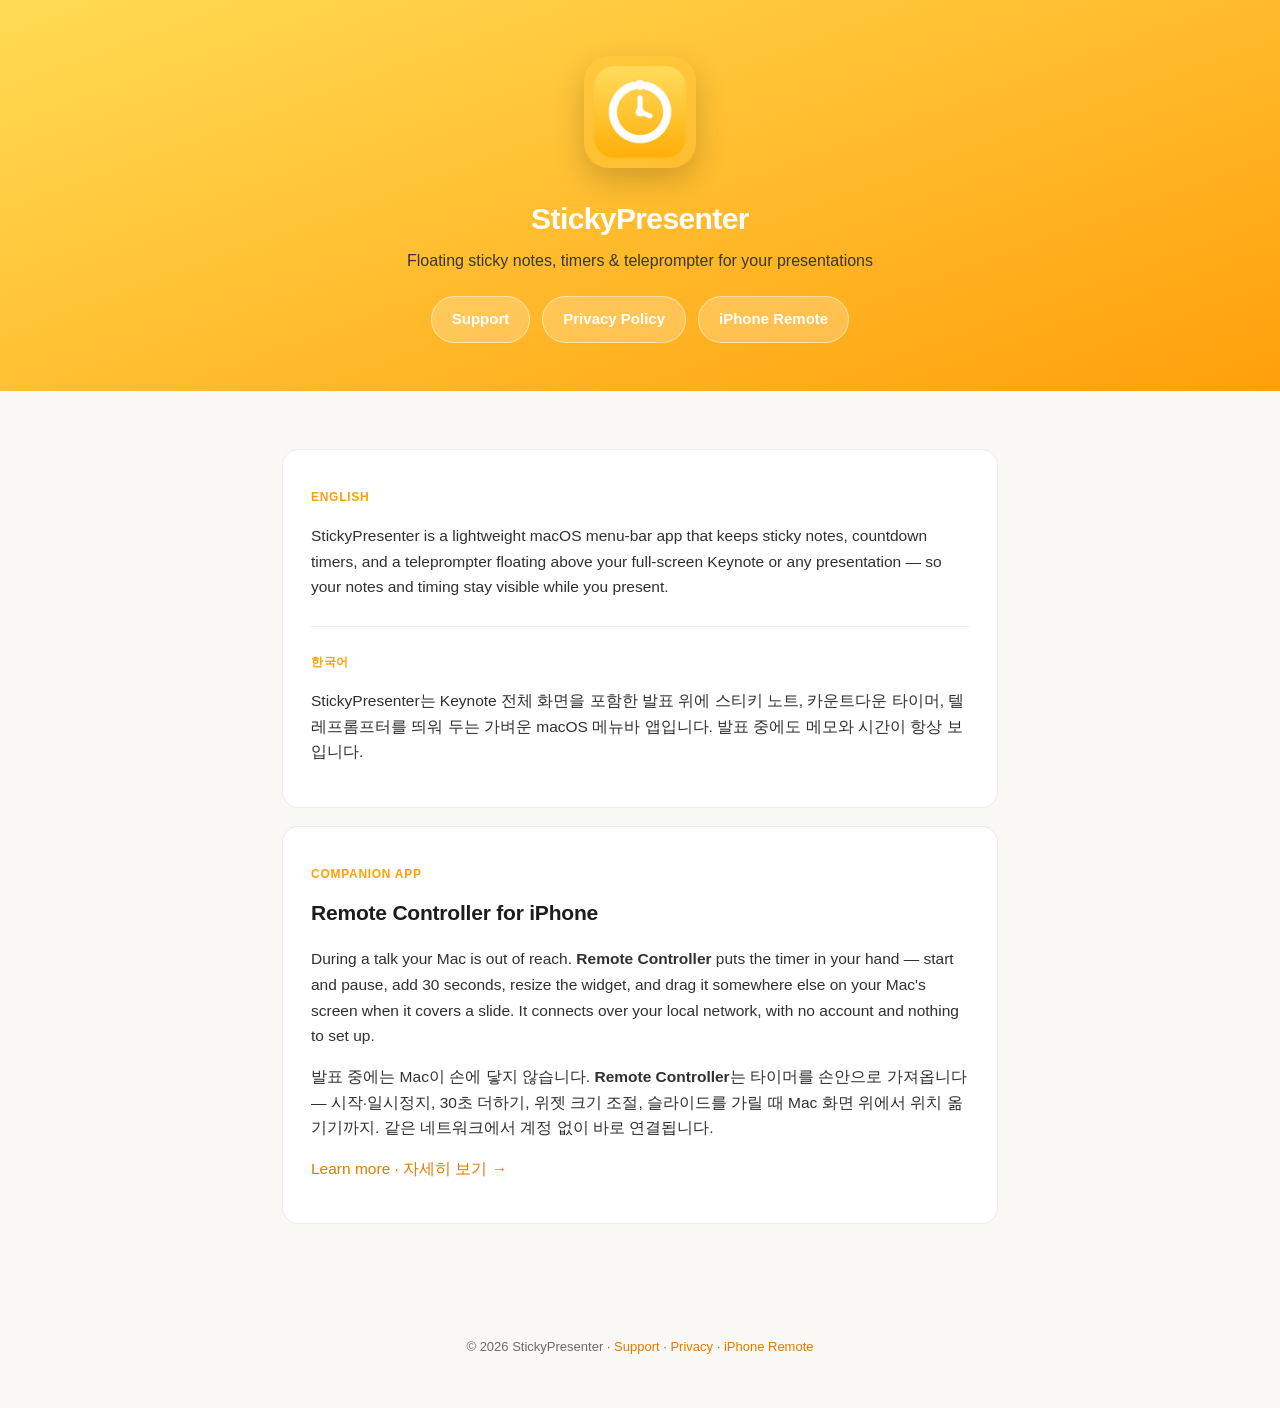
<file: docs/index.html>
<!DOCTYPE html>
<html lang="en">
<head>
  <meta charset="UTF-8" />
  <meta name="viewport" content="width=device-width, initial-scale=1" />
  <title>StickyPresenter</title>
  <link rel="icon" href="icon.png" />
  <link rel="stylesheet" href="style.css" />
</head>
<body>
  <header>
    <img class="icon" src="icon.png" alt="StickyPresenter app icon" />
    <h1>StickyPresenter</h1>
    <p>Floating sticky notes, timers &amp; teleprompter for your presentations</p>
    <div class="actions">
      <a class="btn" href="support.html">Support</a>
      <a class="btn" href="privacy.html">Privacy Policy</a>
      <a class="btn" href="remote.html">iPhone Remote</a>
    </div>
  </header>

  <main>
    <div class="wrap">
      <div class="card">
        <p class="lang">English</p>
        <p>StickyPresenter is a lightweight macOS menu-bar app that keeps sticky notes,
        countdown timers, and a teleprompter floating above your full-screen Keynote
        or any presentation — so your notes and timing stay visible while you present.</p>

        <hr />

        <p class="lang">한국어</p>
        <p>StickyPresenter는 Keynote 전체 화면을 포함한 발표 위에 스티키 노트, 카운트다운 타이머,
        텔레프롬프터를 띄워 두는 가벼운 macOS 메뉴바 앱입니다. 발표 중에도 메모와 시간이
        항상 보입니다.</p>
      </div>

      <div class="card">
        <p class="lang">Companion app</p>
        <h2>Remote Controller for iPhone</h2>
        <p>During a talk your Mac is out of reach. <strong>Remote Controller</strong> puts the
        timer in your hand — start and pause, add 30 seconds, resize the widget, and drag it
        somewhere else on your Mac's screen when it covers a slide. It connects over your local
        network, with no account and nothing to set up.</p>
        <p>발표 중에는 Mac이 손에 닿지 않습니다. <strong>Remote Controller</strong>는 타이머를
        손안으로 가져옵니다 — 시작·일시정지, 30초 더하기, 위젯 크기 조절, 슬라이드를 가릴 때
        Mac 화면 위에서 위치 옮기기까지. 같은 네트워크에서 계정 없이 바로 연결됩니다.</p>
        <p><a href="remote.html">Learn more · 자세히 보기 →</a></p>
      </div>
    </div>
  </main>

  <footer>
    © 2026 StickyPresenter · <a href="support.html">Support</a> · <a href="privacy.html">Privacy</a> · <a href="remote.html">iPhone Remote</a>
  </footer>
</body>
</html>
</file>
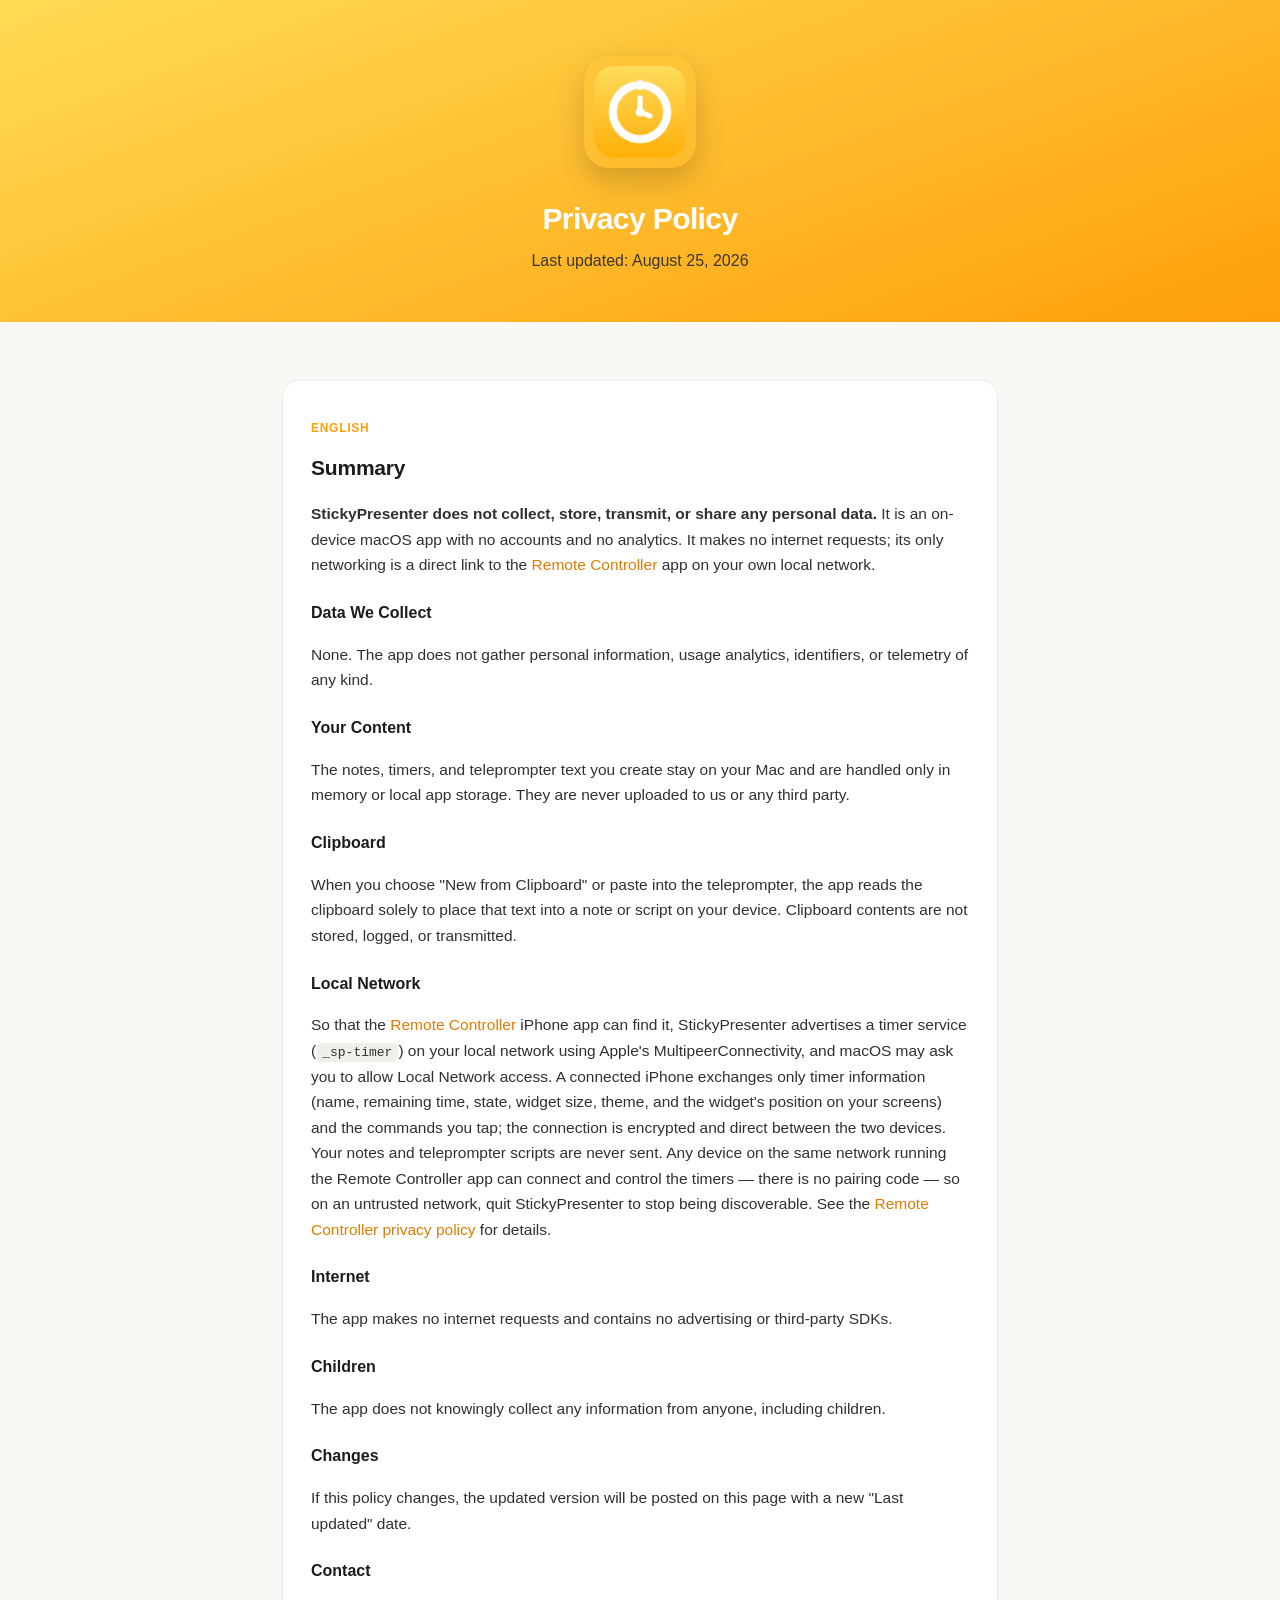
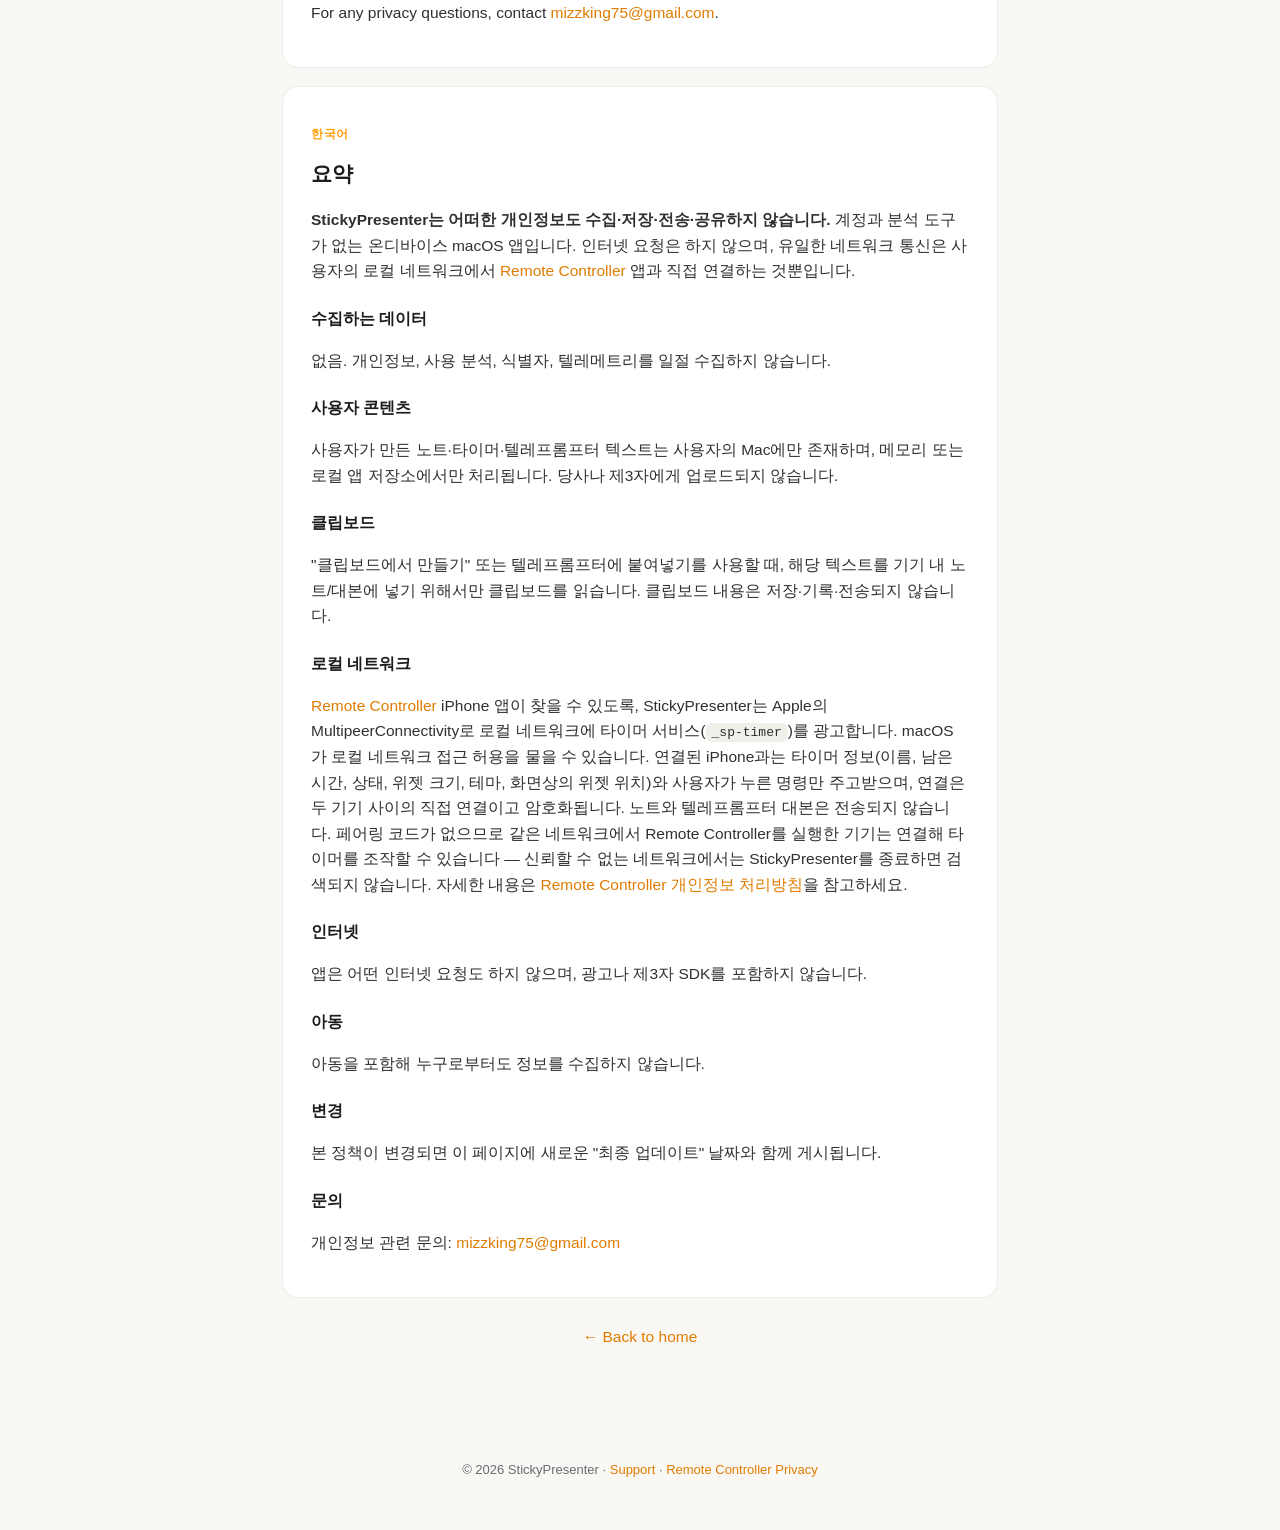
<file: docs/privacy.html>
<!DOCTYPE html>
<html lang="en">
<head>
  <meta charset="UTF-8" />
  <meta name="viewport" content="width=device-width, initial-scale=1" />
  <title>Privacy Policy · StickyPresenter</title>
  <link rel="icon" href="icon.png" />
  <link rel="stylesheet" href="style.css" />
</head>
<body>
  <header>
    <img class="icon" src="icon.png" alt="StickyPresenter app icon" />
    <h1>Privacy Policy</h1>
    <p>Last updated: August 25, 2026</p>
  </header>

  <main>
    <div class="wrap">

      <div class="card">
        <p class="lang">English</p>
        <h2>Summary</h2>
        <p><strong>StickyPresenter does not collect, store, transmit, or share any personal
        data.</strong> It is an on-device macOS app with no accounts and no analytics. It makes
        no internet requests; its only networking is a direct link to the
        <a href="remote.html">Remote Controller</a> app on your own local network.</p>

        <h3>Data We Collect</h3>
        <p>None. The app does not gather personal information, usage analytics, identifiers,
        or telemetry of any kind.</p>

        <h3>Your Content</h3>
        <p>The notes, timers, and teleprompter text you create stay on your Mac and are handled
        only in memory or local app storage. They are never uploaded to us or any third party.</p>

        <h3>Clipboard</h3>
        <p>When you choose "New from Clipboard" or paste into the teleprompter, the app reads the
        clipboard solely to place that text into a note or script on your device. Clipboard
        contents are not stored, logged, or transmitted.</p>

        <h3>Local Network</h3>
        <p>So that the <a href="remote.html">Remote Controller</a> iPhone app can find it,
        StickyPresenter advertises a timer service (<code>_sp-timer</code>) on your local network
        using Apple's MultipeerConnectivity, and macOS may ask you to allow Local Network access.
        A connected iPhone exchanges only timer information (name, remaining time, state, widget
        size, theme, and the widget's position on your screens) and the commands you tap; the
        connection is encrypted and direct between the two devices. Your notes and teleprompter
        scripts are never sent. Any device on the same network running the Remote Controller app
        can connect and control the timers — there is no pairing code — so on an untrusted
        network, quit StickyPresenter to stop being discoverable. See the
        <a href="remote-privacy.html">Remote Controller privacy policy</a> for details.</p>

        <h3>Internet</h3>
        <p>The app makes no internet requests and contains no advertising or third-party SDKs.</p>

        <h3>Children</h3>
        <p>The app does not knowingly collect any information from anyone, including children.</p>

        <h3>Changes</h3>
        <p>If this policy changes, the updated version will be posted on this page with a new
        "Last updated" date.</p>

        <h3>Contact</h3>
        <p>For any privacy questions, contact
        <a href="mailto:mizzking75@gmail.com">mizzking75@gmail.com</a>.</p>
      </div>

      <div class="card">
        <p class="lang">한국어</p>
        <h2>요약</h2>
        <p><strong>StickyPresenter는 어떠한 개인정보도 수집·저장·전송·공유하지 않습니다.</strong>
        계정과 분석 도구가 없는 온디바이스 macOS 앱입니다. 인터넷 요청은 하지 않으며, 유일한
        네트워크 통신은 사용자의 로컬 네트워크에서 <a href="remote.html">Remote Controller</a>
        앱과 직접 연결하는 것뿐입니다.</p>

        <h3>수집하는 데이터</h3>
        <p>없음. 개인정보, 사용 분석, 식별자, 텔레메트리를 일절 수집하지 않습니다.</p>

        <h3>사용자 콘텐츠</h3>
        <p>사용자가 만든 노트·타이머·텔레프롬프터 텍스트는 사용자의 Mac에만 존재하며, 메모리 또는
        로컬 앱 저장소에서만 처리됩니다. 당사나 제3자에게 업로드되지 않습니다.</p>

        <h3>클립보드</h3>
        <p>"클립보드에서 만들기" 또는 텔레프롬프터에 붙여넣기를 사용할 때, 해당 텍스트를 기기 내
        노트/대본에 넣기 위해서만 클립보드를 읽습니다. 클립보드 내용은 저장·기록·전송되지 않습니다.</p>

        <h3>로컬 네트워크</h3>
        <p><a href="remote.html">Remote Controller</a> iPhone 앱이 찾을 수 있도록, StickyPresenter는
        Apple의 MultipeerConnectivity로 로컬 네트워크에 타이머 서비스(<code>_sp-timer</code>)를
        광고합니다. macOS가 로컬 네트워크 접근 허용을 물을 수 있습니다. 연결된 iPhone과는 타이머
        정보(이름, 남은 시간, 상태, 위젯 크기, 테마, 화면상의 위젯 위치)와 사용자가 누른 명령만
        주고받으며, 연결은 두 기기 사이의 직접 연결이고 암호화됩니다. 노트와 텔레프롬프터 대본은
        전송되지 않습니다. 페어링 코드가 없으므로 같은 네트워크에서 Remote Controller를 실행한
        기기는 연결해 타이머를 조작할 수 있습니다 — 신뢰할 수 없는 네트워크에서는
        StickyPresenter를 종료하면 검색되지 않습니다. 자세한 내용은
        <a href="remote-privacy.html">Remote Controller 개인정보 처리방침</a>을 참고하세요.</p>

        <h3>인터넷</h3>
        <p>앱은 어떤 인터넷 요청도 하지 않으며, 광고나 제3자 SDK를 포함하지 않습니다.</p>

        <h3>아동</h3>
        <p>아동을 포함해 누구로부터도 정보를 수집하지 않습니다.</p>

        <h3>변경</h3>
        <p>본 정책이 변경되면 이 페이지에 새로운 "최종 업데이트" 날짜와 함께 게시됩니다.</p>

        <h3>문의</h3>
        <p>개인정보 관련 문의: <a href="mailto:mizzking75@gmail.com">mizzking75@gmail.com</a></p>
      </div>

      <p style="text-align:center"><a class="back" href="index.html">← Back to home</a></p>
    </div>
  </main>

  <footer>
    © 2026 StickyPresenter · <a href="support.html">Support</a> · <a href="remote-privacy.html">Remote Controller Privacy</a>
  </footer>
</body>
</html>
</file>
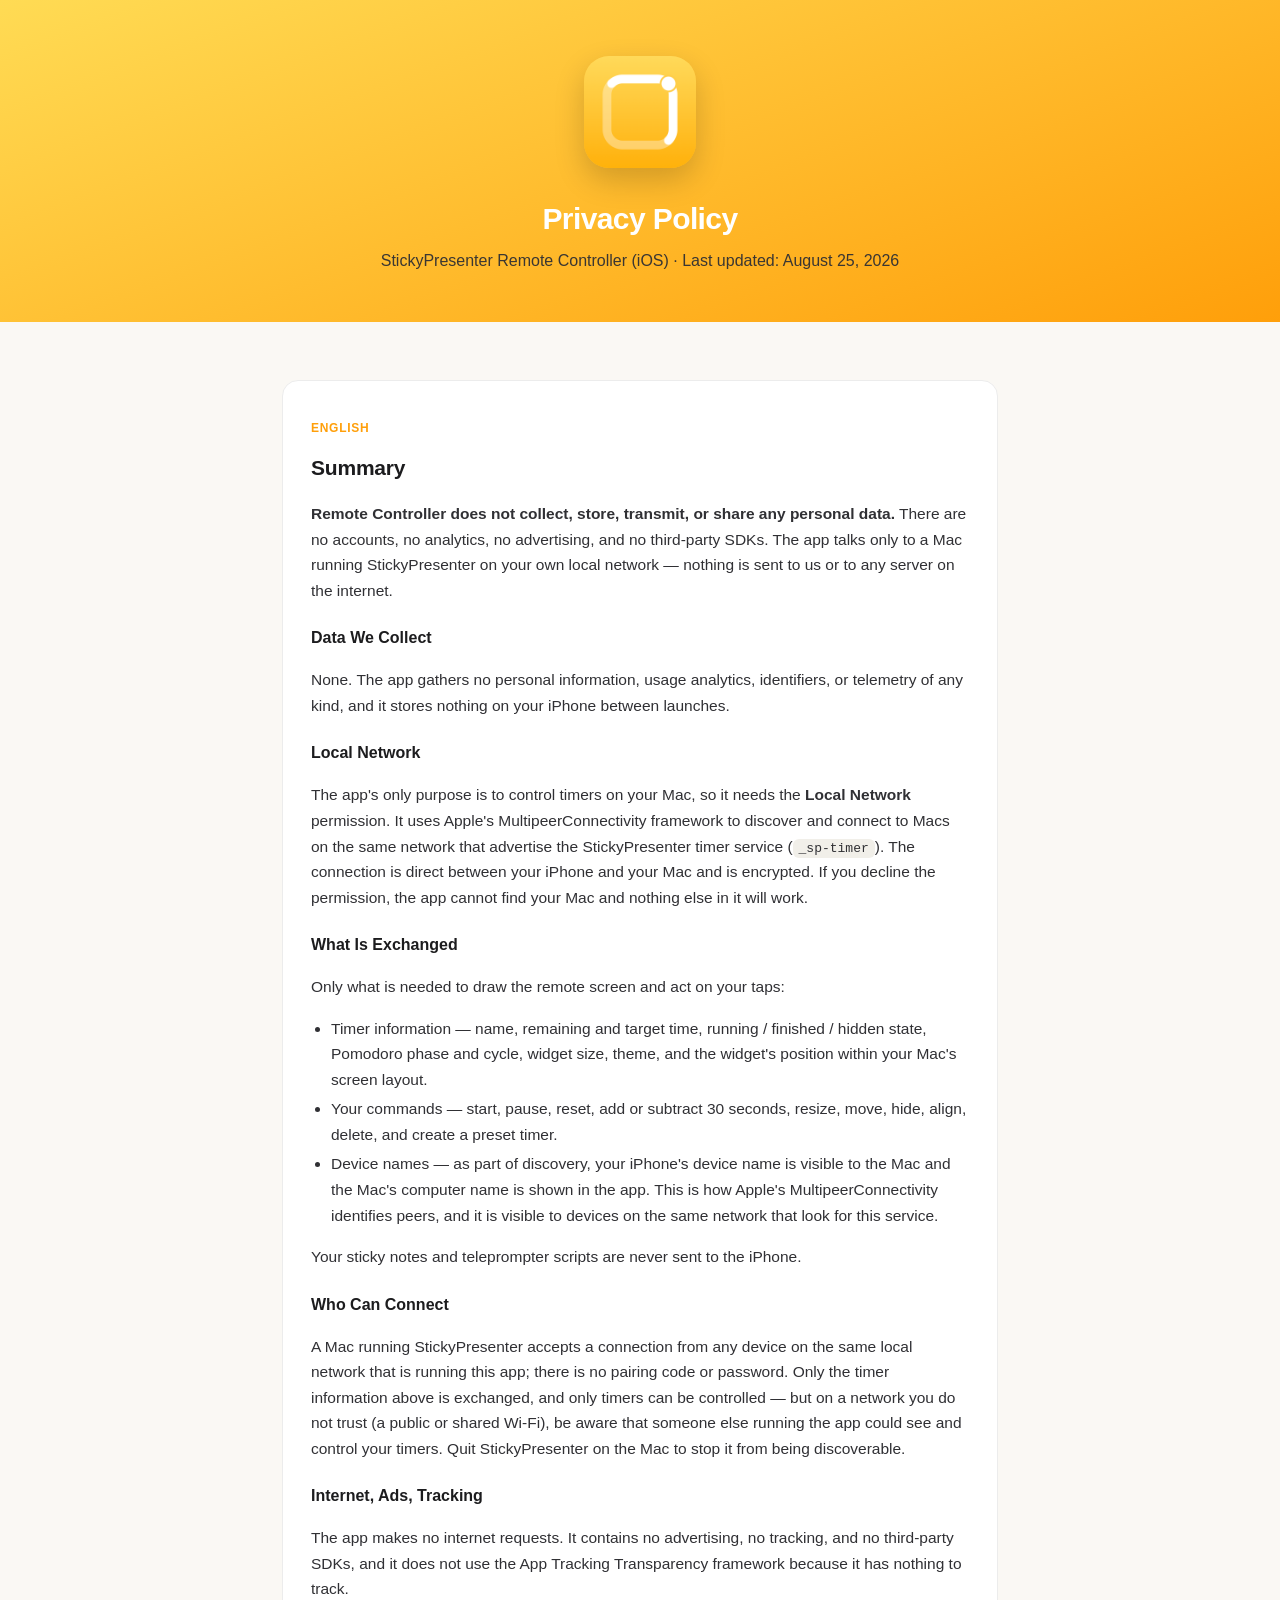
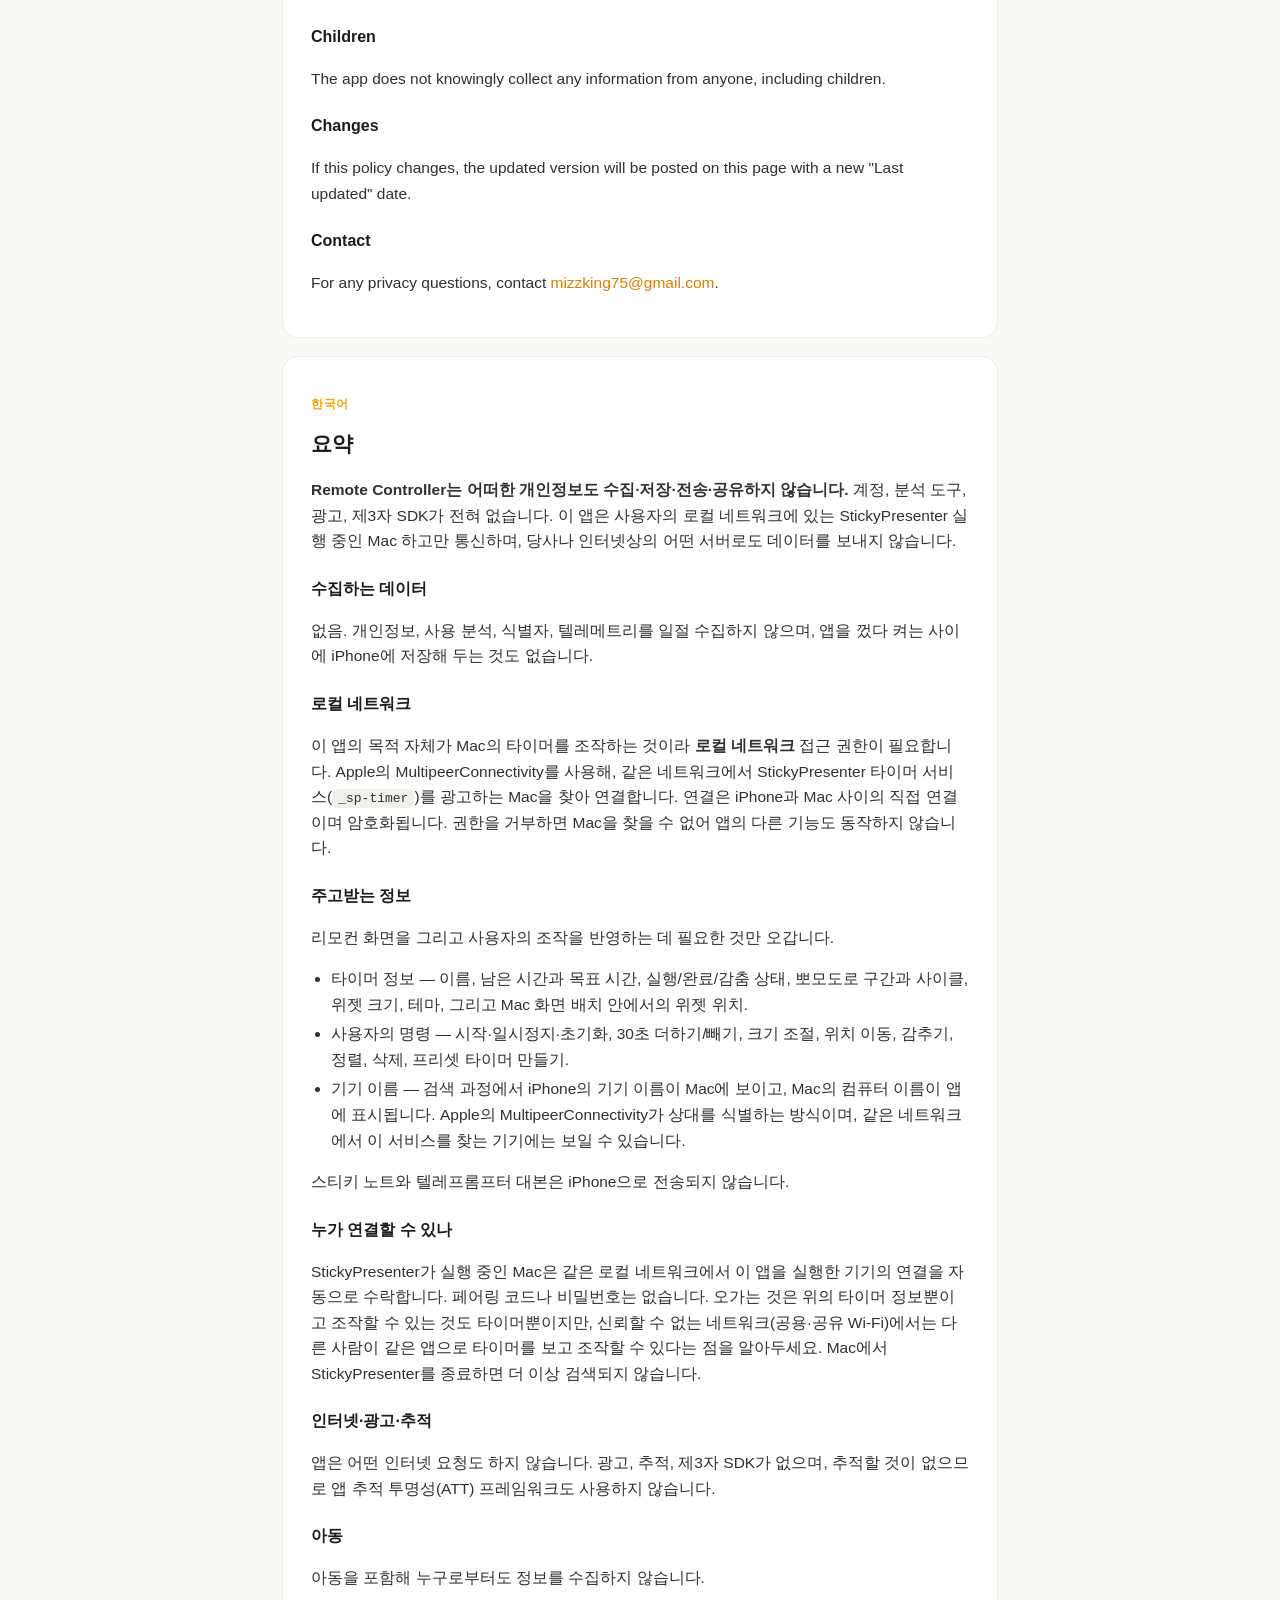
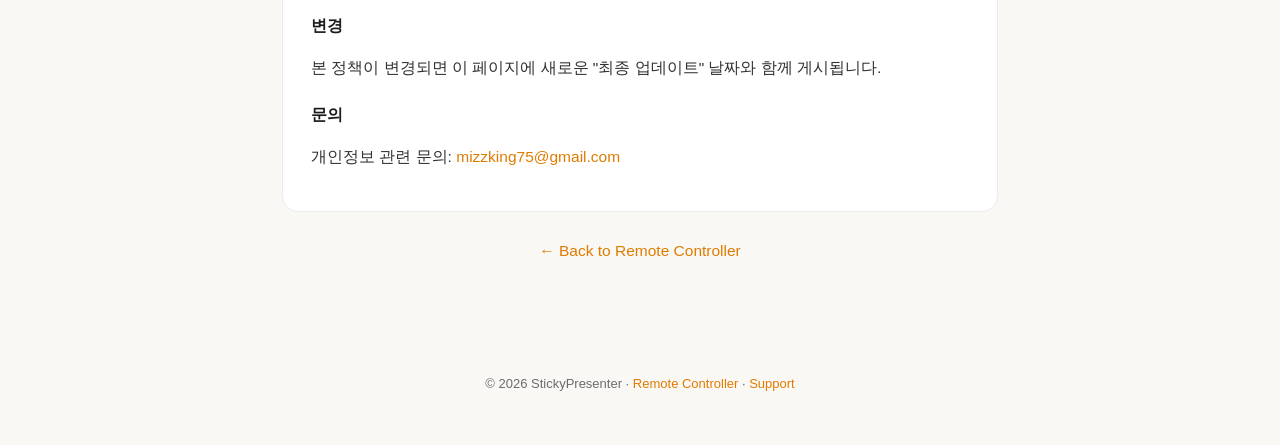
<file: docs/remote-privacy.html>
<!DOCTYPE html>
<html lang="en">
<head>
  <meta charset="UTF-8" />
  <meta name="viewport" content="width=device-width, initial-scale=1" />
  <title>Privacy Policy · Remote Controller</title>
  <link rel="icon" href="remote-icon.png" />
  <link rel="stylesheet" href="style.css" />
</head>
<body>
  <header>
    <img class="icon" src="remote-icon.png" alt="StickyPresenter Remote Controller app icon" />
    <h1>Privacy Policy</h1>
    <p>StickyPresenter Remote Controller (iOS) · Last updated: August 25, 2026</p>
  </header>

  <main>
    <div class="wrap">

      <div class="card">
        <p class="lang">English</p>
        <h2>Summary</h2>
        <p><strong>Remote Controller does not collect, store, transmit, or share any personal
        data.</strong> There are no accounts, no analytics, no advertising, and no third-party
        SDKs. The app talks only to a Mac running StickyPresenter on your own local network —
        nothing is sent to us or to any server on the internet.</p>

        <h3>Data We Collect</h3>
        <p>None. The app gathers no personal information, usage analytics, identifiers, or
        telemetry of any kind, and it stores nothing on your iPhone between launches.</p>

        <h3>Local Network</h3>
        <p>The app's only purpose is to control timers on your Mac, so it needs the
        <strong>Local Network</strong> permission. It uses Apple's MultipeerConnectivity
        framework to discover and connect to Macs on the same network that advertise the
        StickyPresenter timer service (<code>_sp-timer</code>). The connection is direct between
        your iPhone and your Mac and is encrypted. If you decline the permission, the app cannot
        find your Mac and nothing else in it will work.</p>

        <h3>What Is Exchanged</h3>
        <p>Only what is needed to draw the remote screen and act on your taps:</p>
        <ul>
          <li>Timer information — name, remaining and target time, running / finished / hidden
          state, Pomodoro phase and cycle, widget size, theme, and the widget's position within
          your Mac's screen layout.</li>
          <li>Your commands — start, pause, reset, add or subtract 30 seconds, resize, move,
          hide, align, delete, and create a preset timer.</li>
          <li>Device names — as part of discovery, your iPhone's device name is visible to the
          Mac and the Mac's computer name is shown in the app. This is how Apple's
          MultipeerConnectivity identifies peers, and it is visible to devices on the same
          network that look for this service.</li>
        </ul>
        <p>Your sticky notes and teleprompter scripts are never sent to the iPhone.</p>

        <h3>Who Can Connect</h3>
        <p>A Mac running StickyPresenter accepts a connection from any device on the same local
        network that is running this app; there is no pairing code or password. Only the timer
        information above is exchanged, and only timers can be controlled — but on a network you
        do not trust (a public or shared Wi-Fi), be aware that someone else running the app could
        see and control your timers. Quit StickyPresenter on the Mac to stop it from being
        discoverable.</p>

        <h3>Internet, Ads, Tracking</h3>
        <p>The app makes no internet requests. It contains no advertising, no tracking, and no
        third-party SDKs, and it does not use the App Tracking Transparency framework because it
        has nothing to track.</p>

        <h3>Children</h3>
        <p>The app does not knowingly collect any information from anyone, including children.</p>

        <h3>Changes</h3>
        <p>If this policy changes, the updated version will be posted on this page with a new
        "Last updated" date.</p>

        <h3>Contact</h3>
        <p>For any privacy questions, contact
        <a href="mailto:mizzking75@gmail.com">mizzking75@gmail.com</a>.</p>
      </div>

      <div class="card">
        <p class="lang">한국어</p>
        <h2>요약</h2>
        <p><strong>Remote Controller는 어떠한 개인정보도 수집·저장·전송·공유하지 않습니다.</strong>
        계정, 분석 도구, 광고, 제3자 SDK가 전혀 없습니다. 이 앱은 사용자의 로컬 네트워크에 있는
        StickyPresenter 실행 중인 Mac 하고만 통신하며, 당사나 인터넷상의 어떤 서버로도 데이터를
        보내지 않습니다.</p>

        <h3>수집하는 데이터</h3>
        <p>없음. 개인정보, 사용 분석, 식별자, 텔레메트리를 일절 수집하지 않으며, 앱을 껐다 켜는
        사이에 iPhone에 저장해 두는 것도 없습니다.</p>

        <h3>로컬 네트워크</h3>
        <p>이 앱의 목적 자체가 Mac의 타이머를 조작하는 것이라 <strong>로컬 네트워크</strong> 접근
        권한이 필요합니다. Apple의 MultipeerConnectivity를 사용해, 같은 네트워크에서
        StickyPresenter 타이머 서비스(<code>_sp-timer</code>)를 광고하는 Mac을 찾아 연결합니다.
        연결은 iPhone과 Mac 사이의 직접 연결이며 암호화됩니다. 권한을 거부하면 Mac을 찾을 수 없어
        앱의 다른 기능도 동작하지 않습니다.</p>

        <h3>주고받는 정보</h3>
        <p>리모컨 화면을 그리고 사용자의 조작을 반영하는 데 필요한 것만 오갑니다.</p>
        <ul>
          <li>타이머 정보 — 이름, 남은 시간과 목표 시간, 실행/완료/감춤 상태, 뽀모도로 구간과
          사이클, 위젯 크기, 테마, 그리고 Mac 화면 배치 안에서의 위젯 위치.</li>
          <li>사용자의 명령 — 시작·일시정지·초기화, 30초 더하기/빼기, 크기 조절, 위치 이동,
          감추기, 정렬, 삭제, 프리셋 타이머 만들기.</li>
          <li>기기 이름 — 검색 과정에서 iPhone의 기기 이름이 Mac에 보이고, Mac의 컴퓨터 이름이
          앱에 표시됩니다. Apple의 MultipeerConnectivity가 상대를 식별하는 방식이며, 같은
          네트워크에서 이 서비스를 찾는 기기에는 보일 수 있습니다.</li>
        </ul>
        <p>스티키 노트와 텔레프롬프터 대본은 iPhone으로 전송되지 않습니다.</p>

        <h3>누가 연결할 수 있나</h3>
        <p>StickyPresenter가 실행 중인 Mac은 같은 로컬 네트워크에서 이 앱을 실행한 기기의 연결을
        자동으로 수락합니다. 페어링 코드나 비밀번호는 없습니다. 오가는 것은 위의 타이머 정보뿐이고
        조작할 수 있는 것도 타이머뿐이지만, 신뢰할 수 없는 네트워크(공용·공유 Wi-Fi)에서는 다른
        사람이 같은 앱으로 타이머를 보고 조작할 수 있다는 점을 알아두세요. Mac에서
        StickyPresenter를 종료하면 더 이상 검색되지 않습니다.</p>

        <h3>인터넷·광고·추적</h3>
        <p>앱은 어떤 인터넷 요청도 하지 않습니다. 광고, 추적, 제3자 SDK가 없으며, 추적할 것이
        없으므로 앱 추적 투명성(ATT) 프레임워크도 사용하지 않습니다.</p>

        <h3>아동</h3>
        <p>아동을 포함해 누구로부터도 정보를 수집하지 않습니다.</p>

        <h3>변경</h3>
        <p>본 정책이 변경되면 이 페이지에 새로운 "최종 업데이트" 날짜와 함께 게시됩니다.</p>

        <h3>문의</h3>
        <p>개인정보 관련 문의: <a href="mailto:mizzking75@gmail.com">mizzking75@gmail.com</a></p>
      </div>

      <p style="text-align:center"><a class="back" href="remote.html">← Back to Remote Controller</a></p>
    </div>
  </main>

  <footer>
    © 2026 StickyPresenter · <a href="remote.html">Remote Controller</a> · <a href="support.html#remote">Support</a>
  </footer>
</body>
</html>
</file>
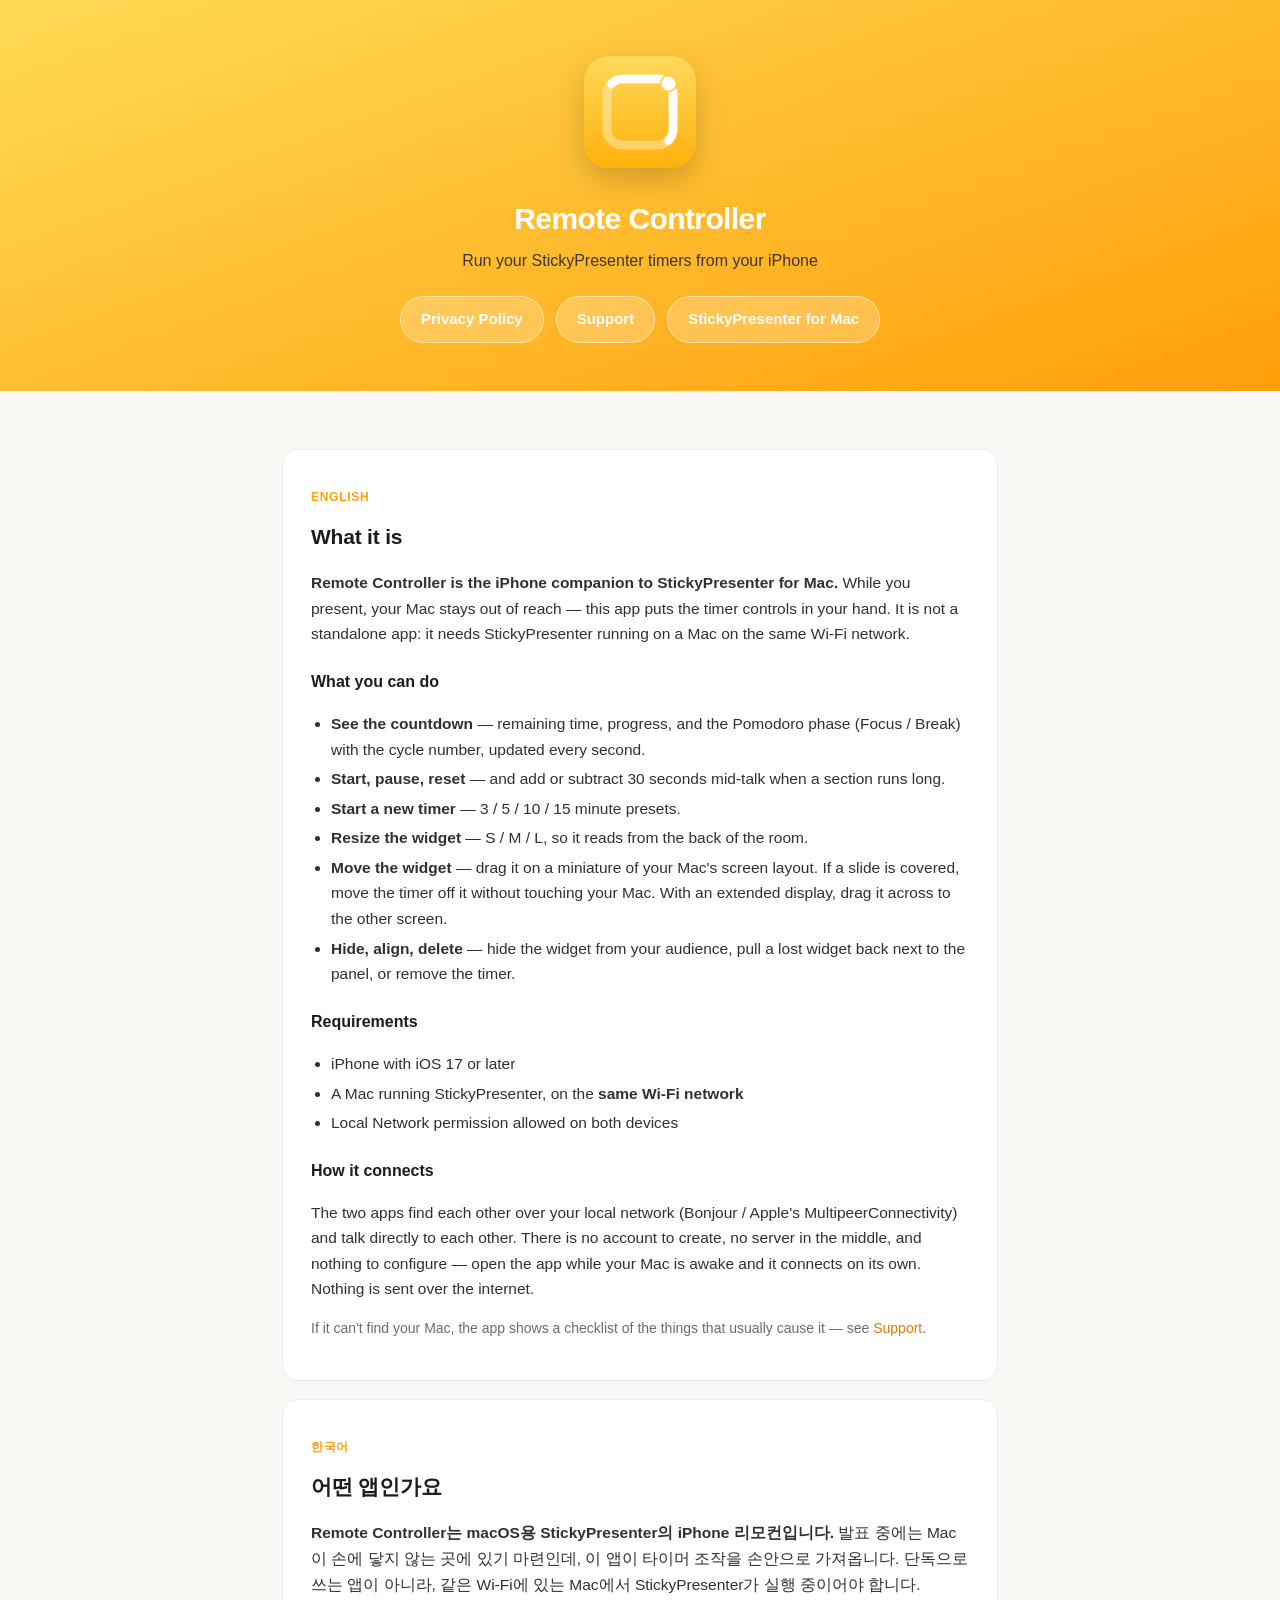
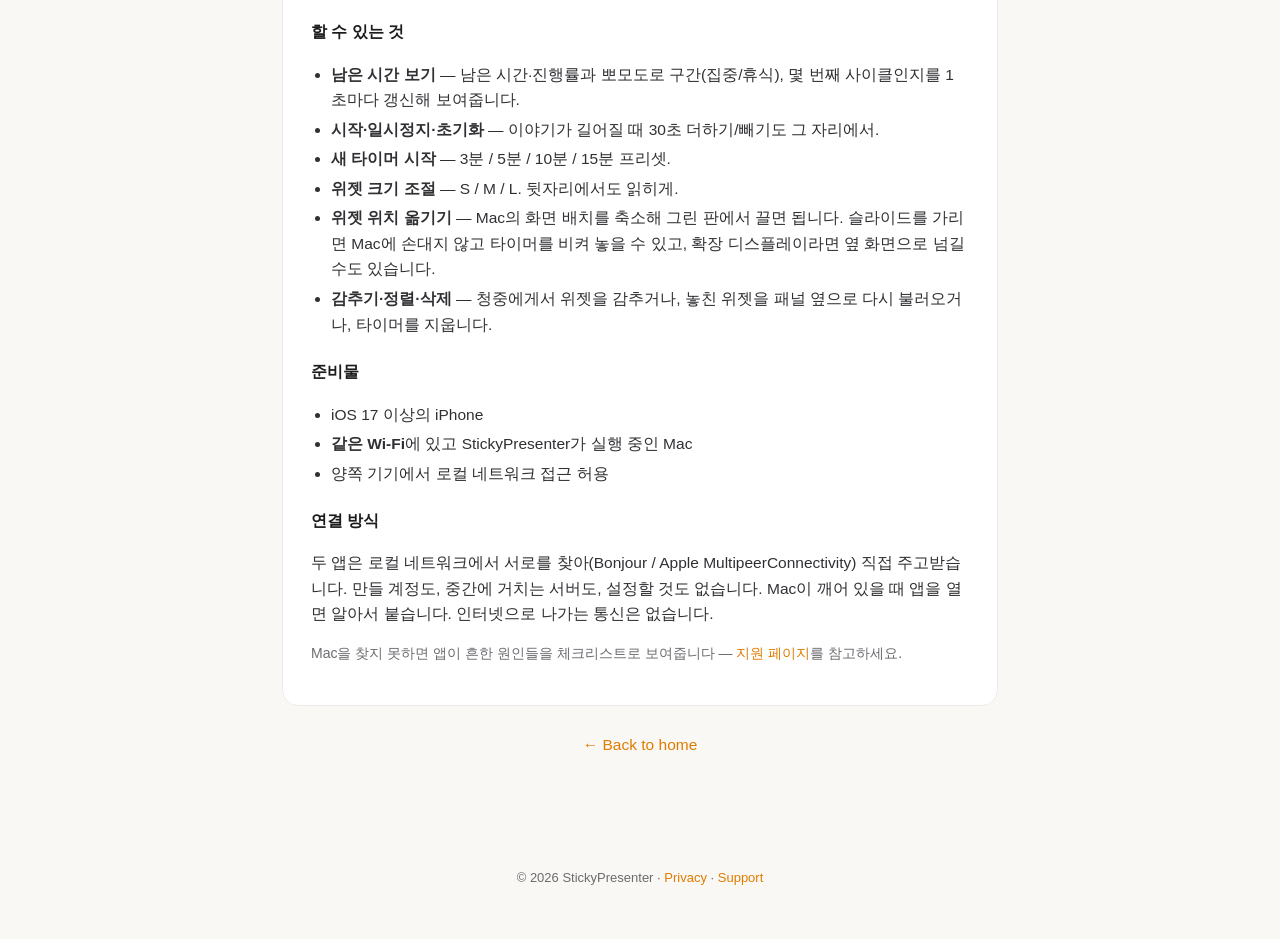
<file: docs/remote.html>
<!DOCTYPE html>
<html lang="en">
<head>
  <meta charset="UTF-8" />
  <meta name="viewport" content="width=device-width, initial-scale=1" />
  <title>Remote Controller · StickyPresenter</title>
  <link rel="icon" href="remote-icon.png" />
  <link rel="stylesheet" href="style.css" />
</head>
<body>
  <header>
    <img class="icon" src="remote-icon.png" alt="StickyPresenter Remote Controller app icon" />
    <h1>Remote Controller</h1>
    <p>Run your StickyPresenter timers from your iPhone</p>
    <div class="actions">
      <a class="btn" href="remote-privacy.html">Privacy Policy</a>
      <a class="btn" href="support.html#remote">Support</a>
      <a class="btn" href="index.html">StickyPresenter for Mac</a>
    </div>
  </header>

  <main>
    <div class="wrap">

      <div class="card">
        <p class="lang">English</p>
        <h2>What it is</h2>
        <p><strong>Remote Controller is the iPhone companion to StickyPresenter for Mac.</strong>
        While you present, your Mac stays out of reach — this app puts the timer controls in
        your hand. It is not a standalone app: it needs StickyPresenter running on a Mac on the
        same Wi-Fi network.</p>

        <h3>What you can do</h3>
        <ul>
          <li><strong>See the countdown</strong> — remaining time, progress, and the Pomodoro
          phase (Focus / Break) with the cycle number, updated every second.</li>
          <li><strong>Start, pause, reset</strong> — and add or subtract 30 seconds mid-talk
          when a section runs long.</li>
          <li><strong>Start a new timer</strong> — 3 / 5 / 10 / 15 minute presets.</li>
          <li><strong>Resize the widget</strong> — S / M / L, so it reads from the back of the room.</li>
          <li><strong>Move the widget</strong> — drag it on a miniature of your Mac's screen
          layout. If a slide is covered, move the timer off it without touching your Mac.
          With an extended display, drag it across to the other screen.</li>
          <li><strong>Hide, align, delete</strong> — hide the widget from your audience, pull a
          lost widget back next to the panel, or remove the timer.</li>
        </ul>

        <h3>Requirements</h3>
        <ul>
          <li>iPhone with iOS 17 or later</li>
          <li>A Mac running StickyPresenter, on the <strong>same Wi-Fi network</strong></li>
          <li>Local Network permission allowed on both devices</li>
        </ul>

        <h3>How it connects</h3>
        <p>The two apps find each other over your local network (Bonjour / Apple's
        MultipeerConnectivity) and talk directly to each other. There is no account to create,
        no server in the middle, and nothing to configure — open the app while your Mac is
        awake and it connects on its own. Nothing is sent over the internet.</p>
        <p class="muted">If it can't find your Mac, the app shows a checklist of the things
        that usually cause it — see <a href="support.html#remote">Support</a>.</p>
      </div>

      <div class="card">
        <p class="lang">한국어</p>
        <h2>어떤 앱인가요</h2>
        <p><strong>Remote Controller는 macOS용 StickyPresenter의 iPhone 리모컨입니다.</strong>
        발표 중에는 Mac이 손에 닿지 않는 곳에 있기 마련인데, 이 앱이 타이머 조작을 손안으로
        가져옵니다. 단독으로 쓰는 앱이 아니라, 같은 Wi-Fi에 있는 Mac에서 StickyPresenter가
        실행 중이어야 합니다.</p>

        <h3>할 수 있는 것</h3>
        <ul>
          <li><strong>남은 시간 보기</strong> — 남은 시간·진행률과 뽀모도로 구간(집중/휴식),
          몇 번째 사이클인지를 1초마다 갱신해 보여줍니다.</li>
          <li><strong>시작·일시정지·초기화</strong> — 이야기가 길어질 때 30초 더하기/빼기도
          그 자리에서.</li>
          <li><strong>새 타이머 시작</strong> — 3분 / 5분 / 10분 / 15분 프리셋.</li>
          <li><strong>위젯 크기 조절</strong> — S / M / L. 뒷자리에서도 읽히게.</li>
          <li><strong>위젯 위치 옮기기</strong> — Mac의 화면 배치를 축소해 그린 판에서 끌면
          됩니다. 슬라이드를 가리면 Mac에 손대지 않고 타이머를 비켜 놓을 수 있고,
          확장 디스플레이라면 옆 화면으로 넘길 수도 있습니다.</li>
          <li><strong>감추기·정렬·삭제</strong> — 청중에게서 위젯을 감추거나, 놓친 위젯을
          패널 옆으로 다시 불러오거나, 타이머를 지웁니다.</li>
        </ul>

        <h3>준비물</h3>
        <ul>
          <li>iOS 17 이상의 iPhone</li>
          <li><strong>같은 Wi-Fi</strong>에 있고 StickyPresenter가 실행 중인 Mac</li>
          <li>양쪽 기기에서 로컬 네트워크 접근 허용</li>
        </ul>

        <h3>연결 방식</h3>
        <p>두 앱은 로컬 네트워크에서 서로를 찾아(Bonjour / Apple MultipeerConnectivity)
        직접 주고받습니다. 만들 계정도, 중간에 거치는 서버도, 설정할 것도 없습니다.
        Mac이 깨어 있을 때 앱을 열면 알아서 붙습니다. 인터넷으로 나가는 통신은 없습니다.</p>
        <p class="muted">Mac을 찾지 못하면 앱이 흔한 원인들을 체크리스트로 보여줍니다 —
        <a href="support.html#remote">지원 페이지</a>를 참고하세요.</p>
      </div>

      <p style="text-align:center"><a class="back" href="index.html">← Back to home</a></p>
    </div>
  </main>

  <footer>
    © 2026 StickyPresenter · <a href="remote-privacy.html">Privacy</a> · <a href="support.html#remote">Support</a>
  </footer>
</body>
</html>
</file>
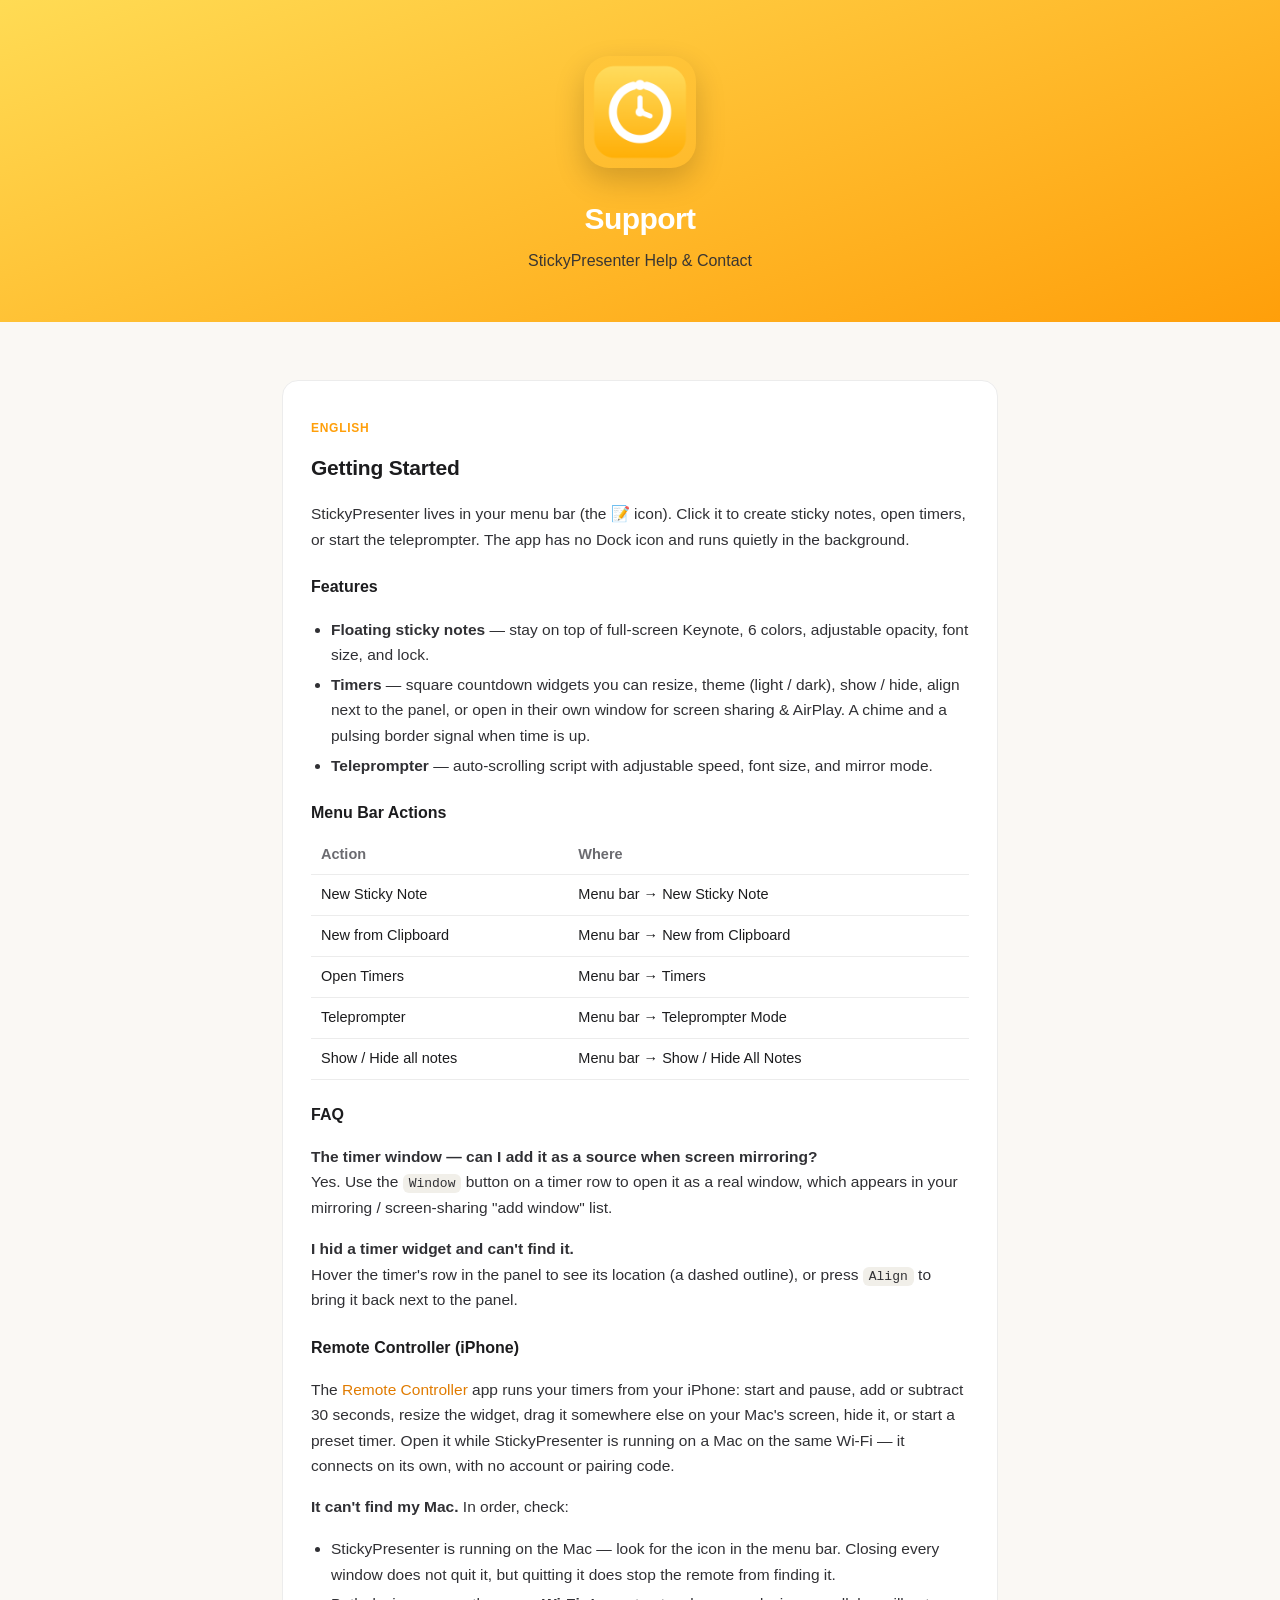
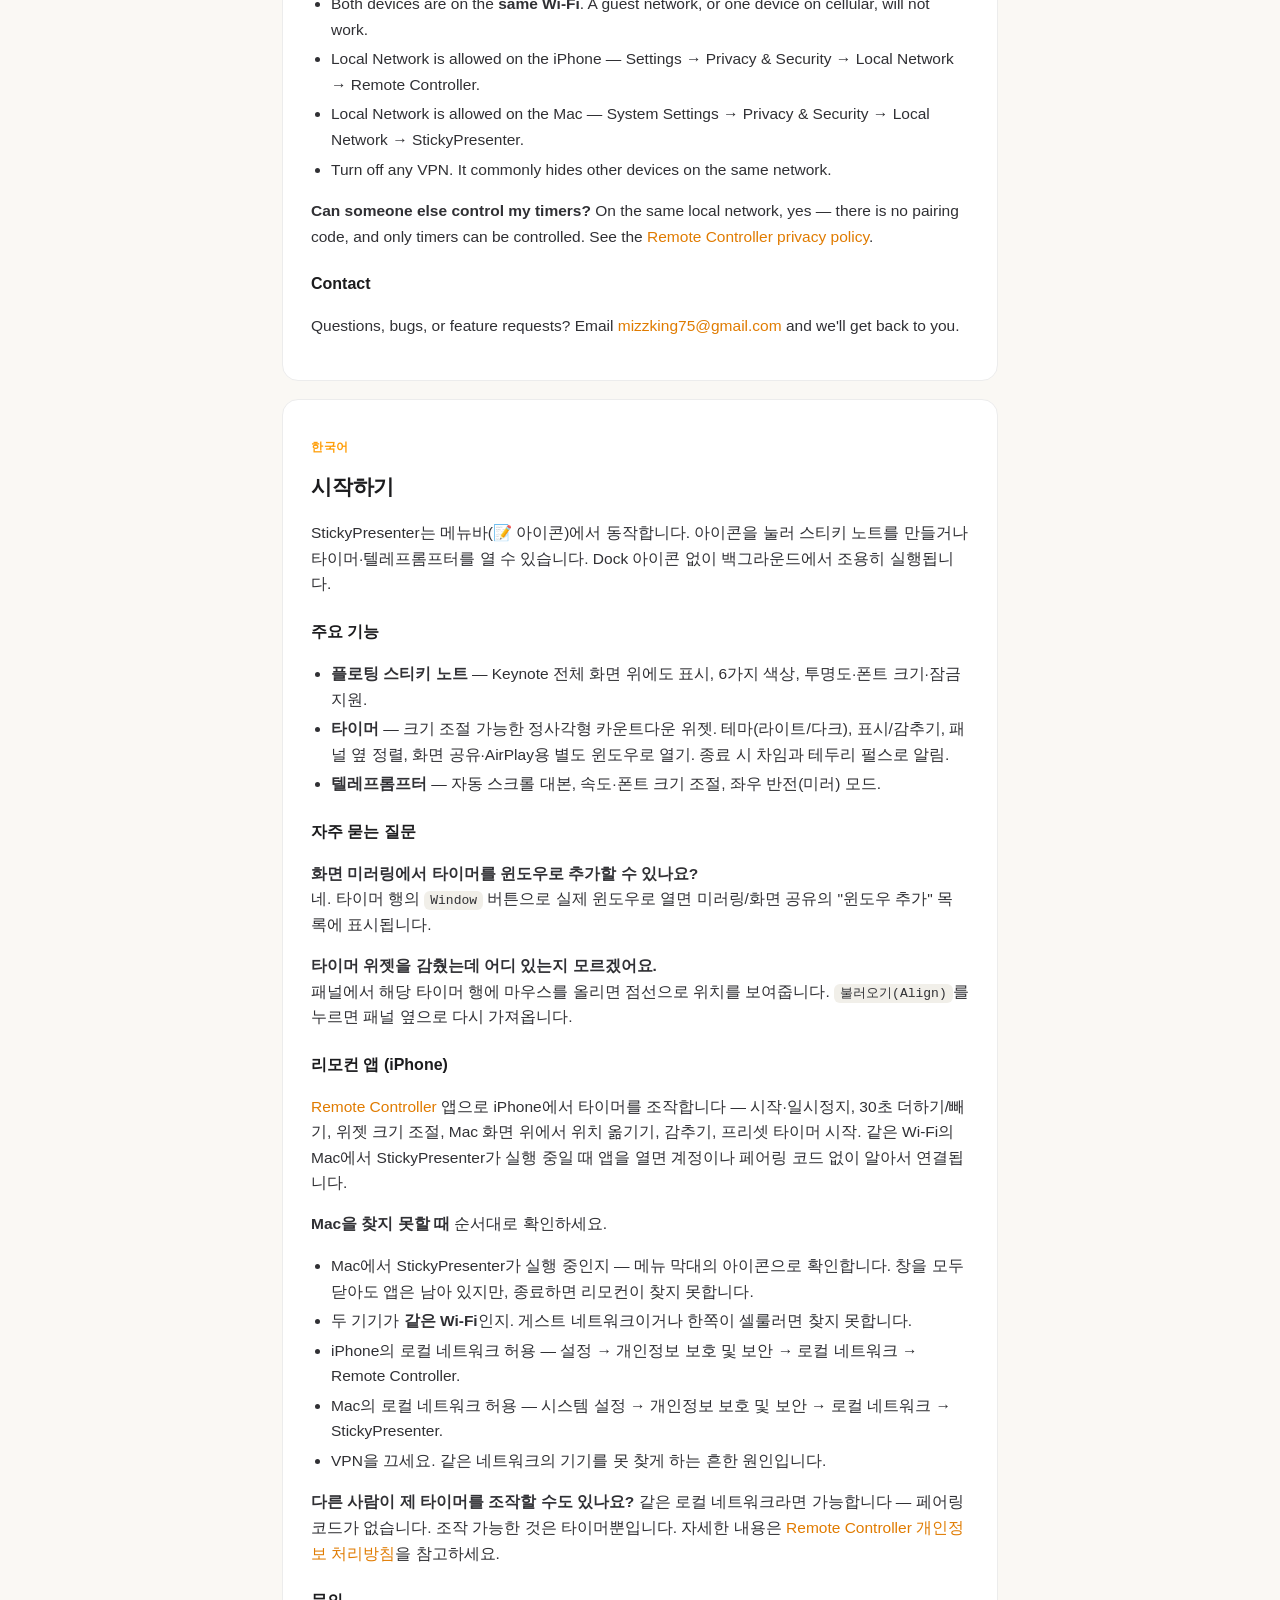
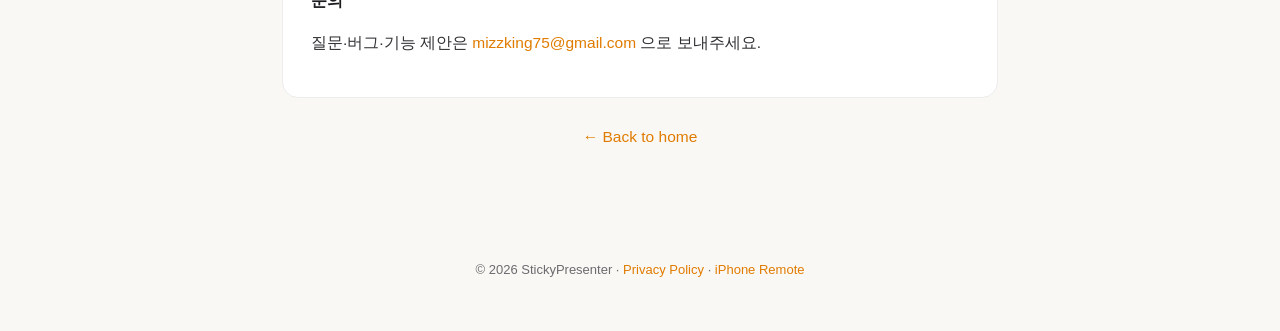
<file: docs/support.html>
<!DOCTYPE html>
<html lang="en">
<head>
  <meta charset="UTF-8" />
  <meta name="viewport" content="width=device-width, initial-scale=1" />
  <title>Support · StickyPresenter</title>
  <link rel="icon" href="icon.png" />
  <link rel="stylesheet" href="style.css" />
</head>
<body>
  <header>
    <img class="icon" src="icon.png" alt="StickyPresenter app icon" />
    <h1>Support</h1>
    <p>StickyPresenter Help &amp; Contact</p>
  </header>

  <main>
    <div class="wrap">

      <div class="card">
        <p class="lang">English</p>
        <h2>Getting Started</h2>
        <p>StickyPresenter lives in your menu bar (the 📝 icon). Click it to create
        sticky notes, open timers, or start the teleprompter. The app has no Dock icon
        and runs quietly in the background.</p>

        <h3>Features</h3>
        <ul>
          <li><strong>Floating sticky notes</strong> — stay on top of full-screen Keynote, 6 colors, adjustable opacity, font size, and lock.</li>
          <li><strong>Timers</strong> — square countdown widgets you can resize, theme (light / dark), show / hide, align next to the panel, or open in their own window for screen sharing &amp; AirPlay. A chime and a pulsing border signal when time is up.</li>
          <li><strong>Teleprompter</strong> — auto-scrolling script with adjustable speed, font size, and mirror mode.</li>
        </ul>

        <h3>Menu Bar Actions</h3>
        <table>
          <tr><th>Action</th><th>Where</th></tr>
          <tr><td>New Sticky Note</td><td>Menu bar → New Sticky Note</td></tr>
          <tr><td>New from Clipboard</td><td>Menu bar → New from Clipboard</td></tr>
          <tr><td>Open Timers</td><td>Menu bar → Timers</td></tr>
          <tr><td>Teleprompter</td><td>Menu bar → Teleprompter Mode</td></tr>
          <tr><td>Show / Hide all notes</td><td>Menu bar → Show / Hide All Notes</td></tr>
        </table>

        <h3>FAQ</h3>
        <p><strong>The timer window — can I add it as a source when screen mirroring?</strong><br />
        Yes. Use the <code>Window</code> button on a timer row to open it as a real window, which
        appears in your mirroring / screen-sharing "add window" list.</p>
        <p><strong>I hid a timer widget and can't find it.</strong><br />
        Hover the timer's row in the panel to see its location (a dashed outline), or press
        <code>Align</code> to bring it back next to the panel.</p>

        <h3 id="remote">Remote Controller (iPhone)</h3>
        <p>The <a href="remote.html">Remote Controller</a> app runs your timers from your iPhone:
        start and pause, add or subtract 30 seconds, resize the widget, drag it somewhere else on
        your Mac's screen, hide it, or start a preset timer. Open it while StickyPresenter is
        running on a Mac on the same Wi-Fi — it connects on its own, with no account or pairing code.</p>
        <p><strong>It can't find my Mac.</strong> In order, check:</p>
        <ul>
          <li>StickyPresenter is running on the Mac — look for the icon in the menu bar. Closing
          every window does not quit it, but quitting it does stop the remote from finding it.</li>
          <li>Both devices are on the <strong>same Wi-Fi</strong>. A guest network, or one device
          on cellular, will not work.</li>
          <li>Local Network is allowed on the iPhone — Settings → Privacy &amp; Security →
          Local Network → Remote Controller.</li>
          <li>Local Network is allowed on the Mac — System Settings → Privacy &amp; Security →
          Local Network → StickyPresenter.</li>
          <li>Turn off any VPN. It commonly hides other devices on the same network.</li>
        </ul>
        <p><strong>Can someone else control my timers?</strong> On the same local network, yes —
        there is no pairing code, and only timers can be controlled. See the
        <a href="remote-privacy.html">Remote Controller privacy policy</a>.</p>

        <h3>Contact</h3>
        <p>Questions, bugs, or feature requests? Email
        <a href="mailto:mizzking75@gmail.com">mizzking75@gmail.com</a> and we'll get back to you.</p>
      </div>

      <div class="card">
        <p class="lang">한국어</p>
        <h2>시작하기</h2>
        <p>StickyPresenter는 메뉴바(📝 아이콘)에서 동작합니다. 아이콘을 눌러 스티키 노트를 만들거나
        타이머·텔레프롬프터를 열 수 있습니다. Dock 아이콘 없이 백그라운드에서 조용히 실행됩니다.</p>

        <h3>주요 기능</h3>
        <ul>
          <li><strong>플로팅 스티키 노트</strong> — Keynote 전체 화면 위에도 표시, 6가지 색상, 투명도·폰트 크기·잠금 지원.</li>
          <li><strong>타이머</strong> — 크기 조절 가능한 정사각형 카운트다운 위젯. 테마(라이트/다크), 표시/감추기, 패널 옆 정렬, 화면 공유·AirPlay용 별도 윈도우로 열기. 종료 시 차임과 테두리 펄스로 알림.</li>
          <li><strong>텔레프롬프터</strong> — 자동 스크롤 대본, 속도·폰트 크기 조절, 좌우 반전(미러) 모드.</li>
        </ul>

        <h3>자주 묻는 질문</h3>
        <p><strong>화면 미러링에서 타이머를 윈도우로 추가할 수 있나요?</strong><br />
        네. 타이머 행의 <code>Window</code> 버튼으로 실제 윈도우로 열면 미러링/화면 공유의 "윈도우 추가"
        목록에 표시됩니다.</p>
        <p><strong>타이머 위젯을 감췄는데 어디 있는지 모르겠어요.</strong><br />
        패널에서 해당 타이머 행에 마우스를 올리면 점선으로 위치를 보여줍니다. <code>불러오기(Align)</code>를
        누르면 패널 옆으로 다시 가져옵니다.</p>

        <h3>리모컨 앱 (iPhone)</h3>
        <p><a href="remote.html">Remote Controller</a> 앱으로 iPhone에서 타이머를 조작합니다 —
        시작·일시정지, 30초 더하기/빼기, 위젯 크기 조절, Mac 화면 위에서 위치 옮기기, 감추기,
        프리셋 타이머 시작. 같은 Wi-Fi의 Mac에서 StickyPresenter가 실행 중일 때 앱을 열면
        계정이나 페어링 코드 없이 알아서 연결됩니다.</p>
        <p><strong>Mac을 찾지 못할 때</strong> 순서대로 확인하세요.</p>
        <ul>
          <li>Mac에서 StickyPresenter가 실행 중인지 — 메뉴 막대의 아이콘으로 확인합니다.
          창을 모두 닫아도 앱은 남아 있지만, 종료하면 리모컨이 찾지 못합니다.</li>
          <li>두 기기가 <strong>같은 Wi-Fi</strong>인지. 게스트 네트워크이거나 한쪽이 셀룰러면
          찾지 못합니다.</li>
          <li>iPhone의 로컬 네트워크 허용 — 설정 → 개인정보 보호 및 보안 → 로컬 네트워크 →
          Remote Controller.</li>
          <li>Mac의 로컬 네트워크 허용 — 시스템 설정 → 개인정보 보호 및 보안 → 로컬 네트워크 →
          StickyPresenter.</li>
          <li>VPN을 끄세요. 같은 네트워크의 기기를 못 찾게 하는 흔한 원인입니다.</li>
        </ul>
        <p><strong>다른 사람이 제 타이머를 조작할 수도 있나요?</strong> 같은 로컬 네트워크라면
        가능합니다 — 페어링 코드가 없습니다. 조작 가능한 것은 타이머뿐입니다. 자세한 내용은
        <a href="remote-privacy.html">Remote Controller 개인정보 처리방침</a>을 참고하세요.</p>

        <h3>문의</h3>
        <p>질문·버그·기능 제안은 <a href="mailto:mizzking75@gmail.com">mizzking75@gmail.com</a> 으로
        보내주세요.</p>
      </div>

      <p style="text-align:center"><a class="back" href="index.html">← Back to home</a></p>
    </div>
  </main>

  <footer>
    © 2026 StickyPresenter · <a href="privacy.html">Privacy Policy</a> · <a href="remote.html">iPhone Remote</a>
  </footer>
</body>
</html>
</file>
<file: docs/style.css>
:root {
  --amber-1: #ffdb54;
  --amber-2: #ff9f0a;
  --ink: #1c1c1e;
  --muted: #6b6b70;
  --bg: #faf8f4;
  --card: #ffffff;
  --border: #ececec;
}

* { box-sizing: border-box; }

html { -webkit-text-size-adjust: 100%; }

body {
  margin: 0;
  font-family: -apple-system, BlinkMacSystemFont, "SF Pro Text", "Helvetica Neue",
    "Apple SD Gothic Neo", "Pretendard", sans-serif;
  color: var(--ink);
  background: var(--bg);
  line-height: 1.65;
}

a { color: #e07b00; text-decoration: none; }
a:hover { text-decoration: underline; }

.wrap { max-width: 760px; margin: 0 auto; padding: 0 22px; }

/* Header / hero */
header {
  background: linear-gradient(160deg, var(--amber-1), var(--amber-2));
  color: #fff;
  text-align: center;
  padding: 56px 22px 48px;
}
header .icon {
  width: 112px; height: 112px; border-radius: 25px;
  box-shadow: 0 12px 30px rgba(0,0,0,.18);
}
header h1 { margin: 18px 0 4px; font-size: 30px; letter-spacing: -0.02em; }
header p { margin: 0; font-size: 16px; opacity: .95; }

/* Nav buttons */
.actions { margin-top: 22px; display: flex; gap: 12px; justify-content: center; flex-wrap: wrap; }
.btn {
  display: inline-block; background: rgba(255,255,255,.22); color: #fff;
  padding: 10px 20px; border-radius: 999px; font-weight: 600; font-size: 15px;
  border: 1px solid rgba(255,255,255,.5);
}
.btn:hover { background: rgba(255,255,255,.34); text-decoration: none; }

/* Content */
main { padding: 40px 0 64px; }
.card {
  background: var(--card); border: 1px solid var(--border); border-radius: 16px;
  padding: 26px 28px; margin: 18px 0;
}
h2 { font-size: 21px; margin: 8px 0 12px; letter-spacing: -0.01em; }
h3 { font-size: 16px; margin: 22px 0 6px; color: var(--ink); }
p, li { font-size: 15.5px; color: #303034; }
.muted { color: var(--muted); font-size: 14px; }
ul { padding-left: 20px; }
li { margin: 4px 0; }
hr { border: none; border-top: 1px solid var(--border); margin: 26px 0; }

table { width: 100%; border-collapse: collapse; margin: 8px 0; }
th, td { text-align: left; padding: 8px 10px; border-bottom: 1px solid var(--border); font-size: 14.5px; }
th { color: var(--muted); font-weight: 600; }
code { background: #f1efe9; padding: 2px 6px; border-radius: 6px; font-size: 13px; }

.lang { font-size: 12px; font-weight: 700; letter-spacing: .06em; color: var(--amber-2); text-transform: uppercase; }

footer { text-align: center; padding: 30px 22px 50px; color: var(--muted); font-size: 13px; }
.back { display: inline-block; margin-top: 8px; }
</file>
